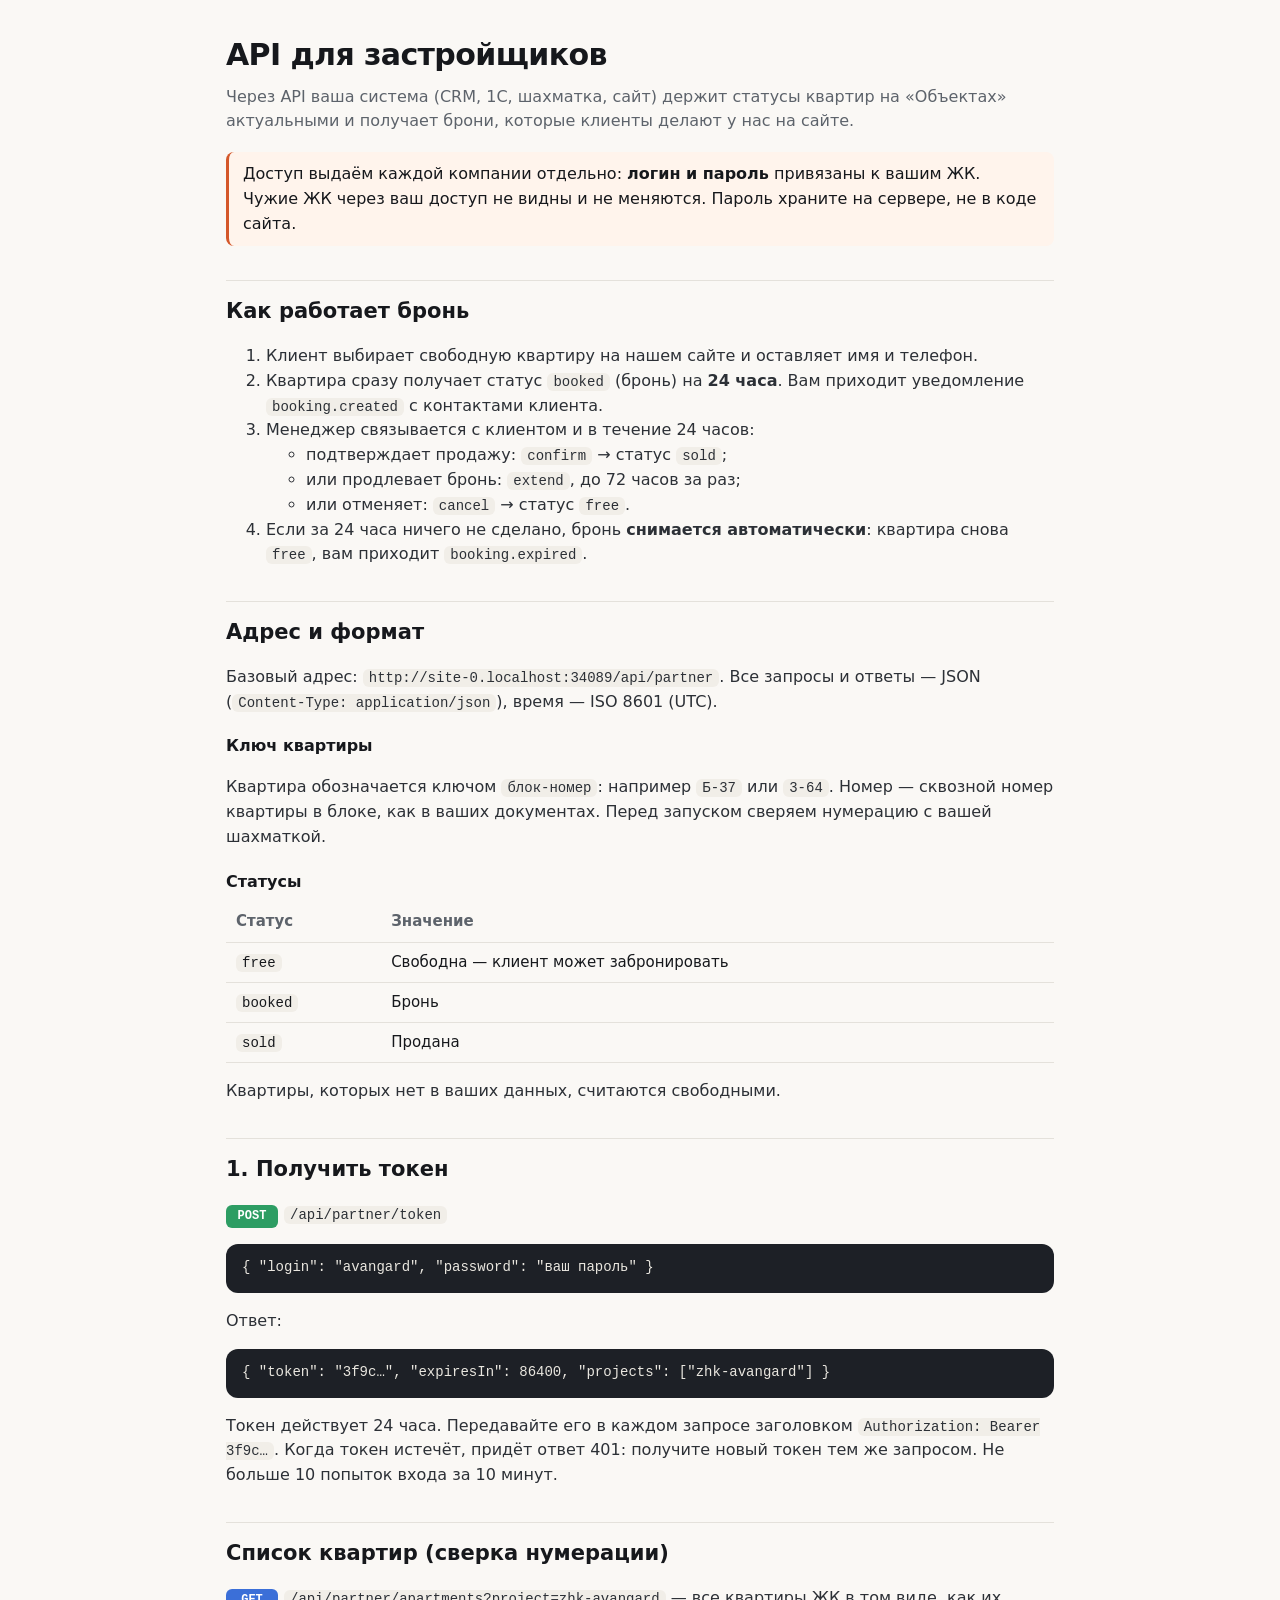
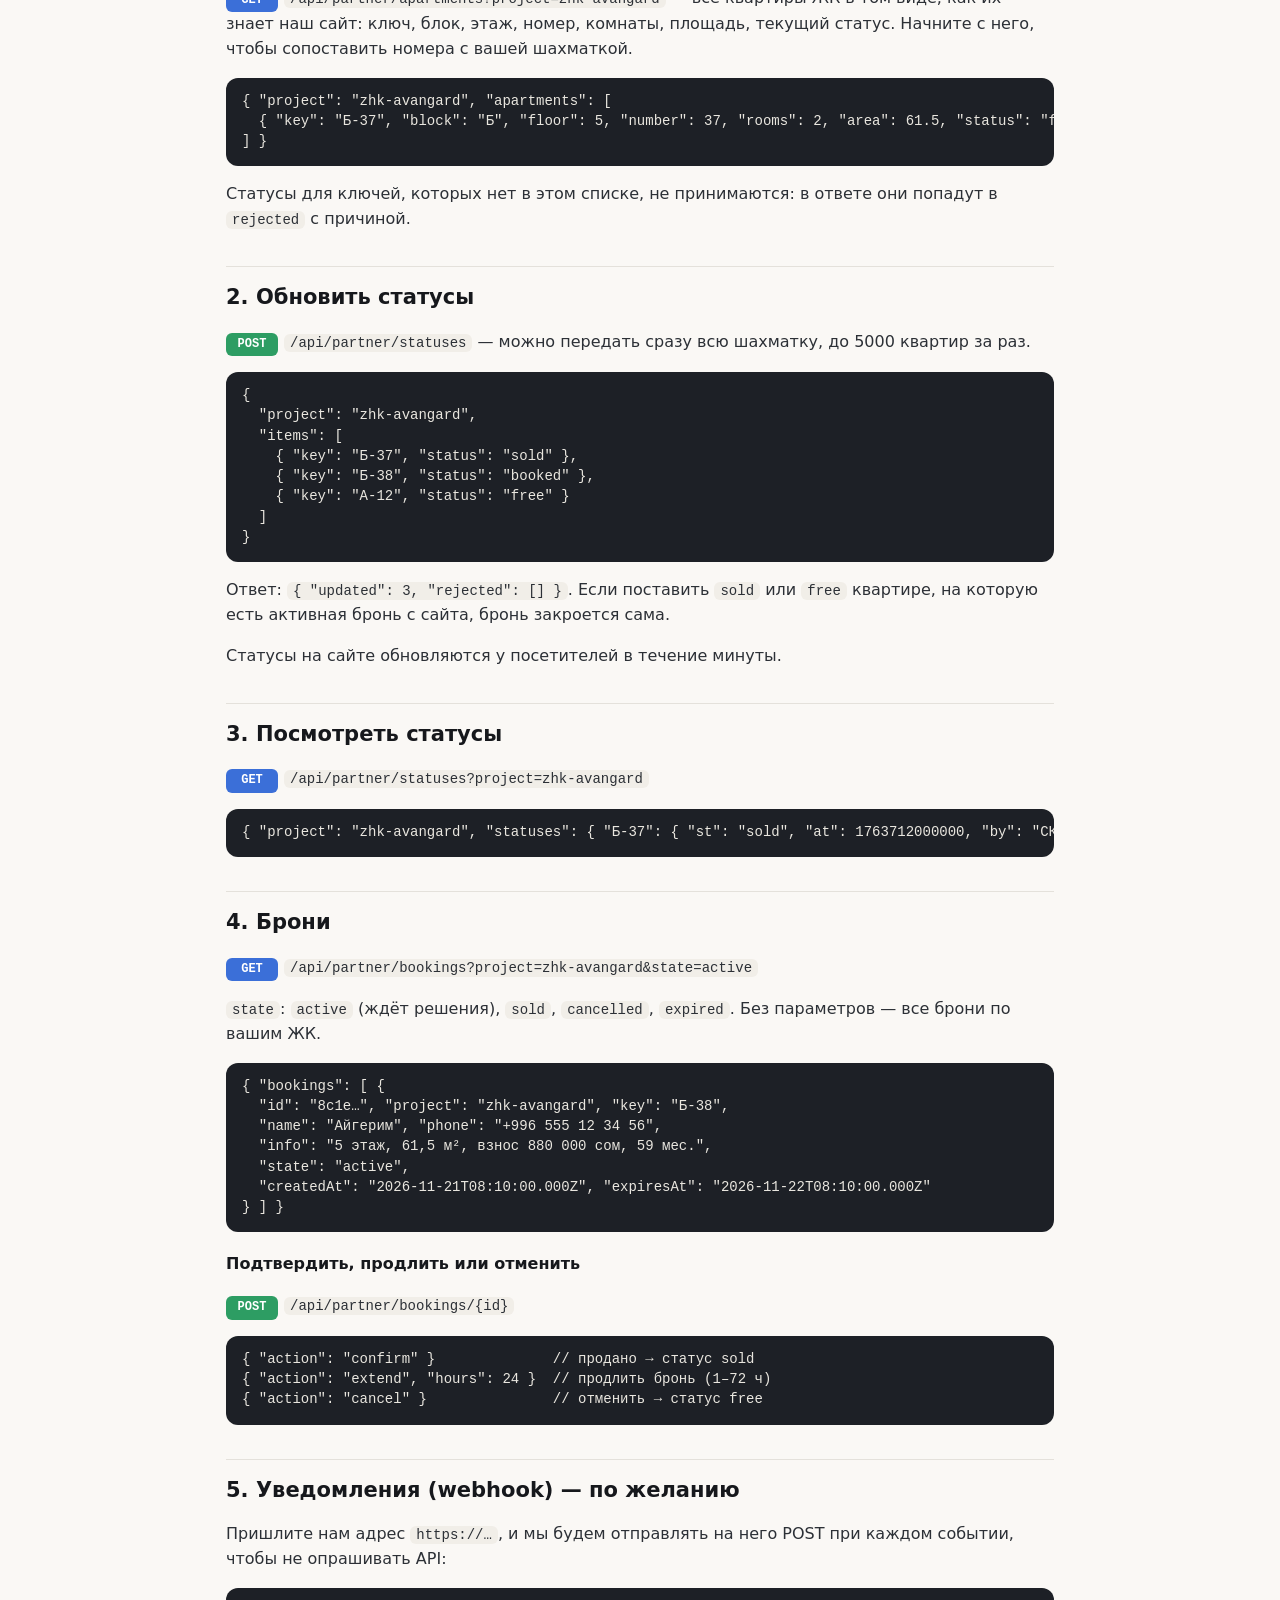
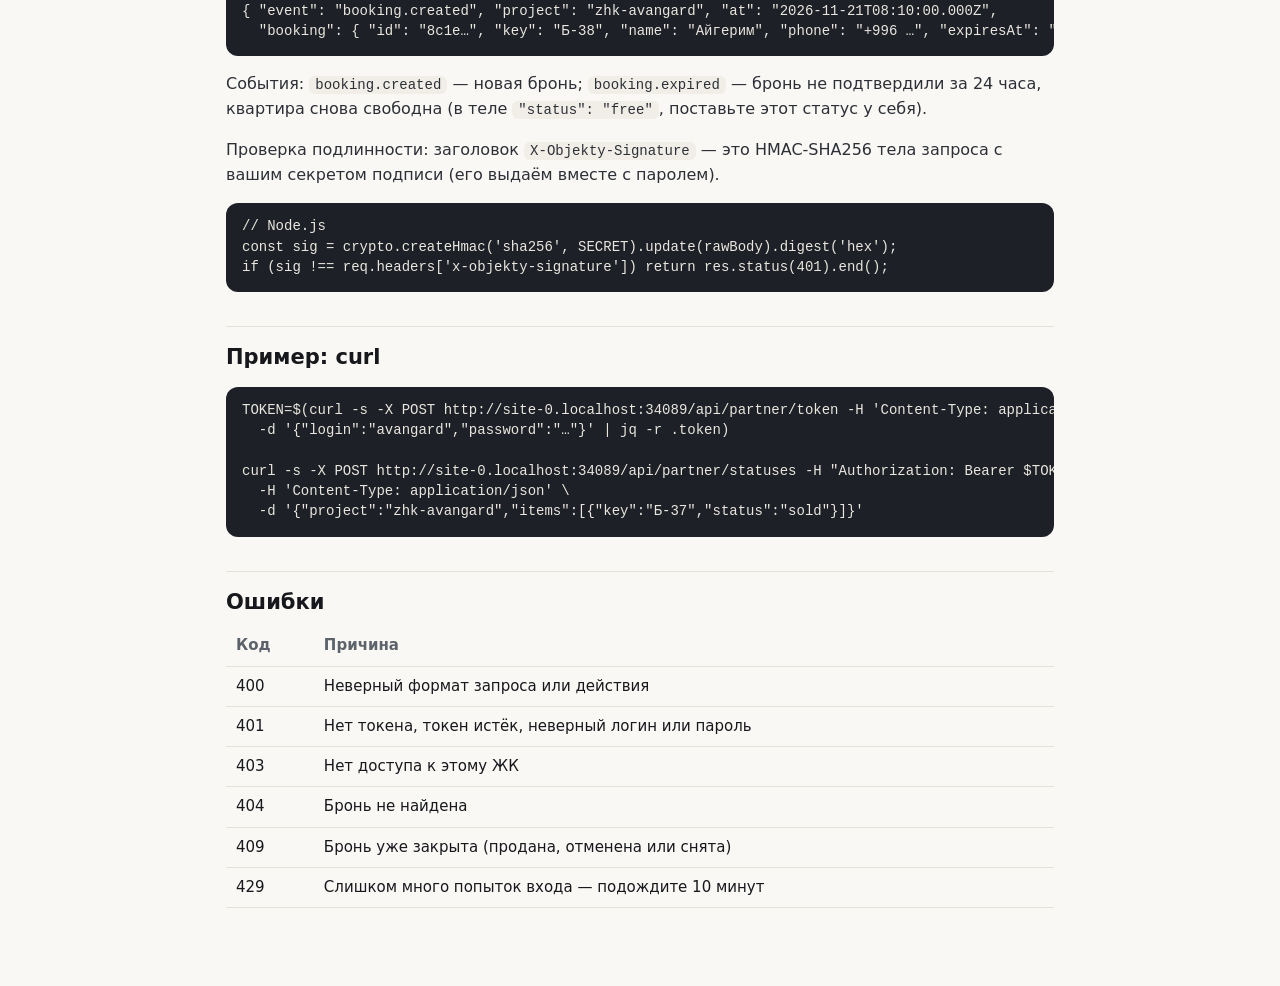
<file: site/api-docs.html>
<!doctype html>
<html lang="ru">
<head>
<meta charset="utf-8">
<meta name="viewport" content="width=device-width, initial-scale=1">
<title>API для застройщиков — Объекты</title>
<meta name="robots" content="noindex">
<style>
  :root { --ink: #16181c; --muted: #5d636b; --line: #e4e1db; --bg: #faf8f5; --code: #f1eee8; --accent: #d4572a; }
  * { box-sizing: border-box; }
  body { margin: 0; background: var(--bg); color: var(--ink); font: 16px/1.55 system-ui, -apple-system, "Segoe UI", Roboto, sans-serif; }
  main { max-width: 860px; margin: 0 auto; padding: 32px 16px 64px; }
  h1 { font-size: 30px; margin: 0 0 6px; letter-spacing: -.02em; }
  h2 { font-size: 21px; margin: 34px 0 8px; padding-top: 14px; border-top: 1px solid var(--line); }
  h3 { font-size: 16px; margin: 20px 0 6px; }
  p, li { color: #2c3036; }
  .lead { color: var(--muted); margin: 0 0 18px; }
  code { background: var(--code); border-radius: 6px; padding: 1px 6px; font: 14px/1.4 ui-monospace, Consolas, monospace; }
  pre { background: #1d2026; color: #e9e6df; border-radius: 12px; padding: 14px 16px; overflow-x: auto; font: 13.5px/1.5 ui-monospace, Consolas, monospace; }
  pre code { background: none; padding: 0; color: inherit; }
  .m { display: inline-block; min-width: 52px; text-align: center; border-radius: 6px; padding: 1px 8px; font: 700 12px/1.8 ui-monospace, monospace; color: #fff; background: #3b6fd8; margin-right: 6px; }
  .m.post { background: #2d9d63; }
  table { width: 100%; border-collapse: collapse; margin: 8px 0; font-size: 15px; }
  th, td { text-align: left; padding: 8px 10px; border-bottom: 1px solid var(--line); vertical-align: top; }
  th { color: var(--muted); font-weight: 600; }
  .note { background: #fff4ec; border-left: 3px solid var(--accent); border-radius: 8px; padding: 10px 14px; }
</style>
</head>
<body>
<main>
  <h1>API для застройщиков</h1>
  <p class="lead">Через API ваша система (CRM, 1С, шахматка, сайт) держит статусы квартир на «Объектах» актуальными и получает брони, которые клиенты делают у нас на сайте.</p>

  <div class="note">Доступ выдаём каждой компании отдельно: <b>логин и пароль</b> привязаны к вашим ЖК. Чужие ЖК через ваш доступ не видны и не меняются. Пароль храните на сервере, не в коде сайта.</div>

  <h2>Как работает бронь</h2>
  <ol>
    <li>Клиент выбирает свободную квартиру на нашем сайте и оставляет имя и телефон.</li>
    <li>Квартира сразу получает статус <code>booked</code> (бронь) на <b>24 часа</b>. Вам приходит уведомление <code>booking.created</code> с контактами клиента.</li>
    <li>Менеджер связывается с клиентом и в течение 24 часов:
      <ul>
        <li>подтверждает продажу: <code>confirm</code> → статус <code>sold</code>;</li>
        <li>или продлевает бронь: <code>extend</code>, до 72 часов за раз;</li>
        <li>или отменяет: <code>cancel</code> → статус <code>free</code>.</li>
      </ul>
    </li>
    <li>Если за 24 часа ничего не сделано, бронь <b>снимается автоматически</b>: квартира снова <code>free</code>, вам приходит <code>booking.expired</code>.</li>
  </ol>

  <h2>Адрес и формат</h2>
  <p>Базовый адрес: <code id="base">https://ваш-адрес/api/partner</code>. Все запросы и ответы — JSON (<code>Content-Type: application/json</code>), время — ISO 8601 (UTC).</p>
  <h3>Ключ квартиры</h3>
  <p>Квартира обозначается ключом <code>блок-номер</code>: например <code>Б-37</code> или <code>3-64</code>. Номер — сквозной номер квартиры в блоке, как в ваших документах. Перед запуском сверяем нумерацию с вашей шахматкой.</p>
  <h3>Статусы</h3>
  <table><tr><th>Статус</th><th>Значение</th></tr>
    <tr><td><code>free</code></td><td>Свободна — клиент может забронировать</td></tr>
    <tr><td><code>booked</code></td><td>Бронь</td></tr>
    <tr><td><code>sold</code></td><td>Продана</td></tr></table>
  <p>Квартиры, которых нет в ваших данных, считаются свободными.</p>

  <h2>1. Получить токен</h2>
  <p><span class="m post">POST</span><code>/api/partner/token</code></p>
  <pre><code>{ "login": "avangard", "password": "ваш пароль" }</code></pre>
  <p>Ответ:</p>
  <pre><code>{ "token": "3f9c…", "expiresIn": 86400, "projects": ["zhk-avangard"] }</code></pre>
  <p>Токен действует 24 часа. Передавайте его в каждом запросе заголовком <code>Authorization: Bearer 3f9c…</code>. Когда токен истечёт, придёт ответ 401: получите новый токен тем же запросом. Не больше 10 попыток входа за 10 минут.</p>

  <h2>Список квартир (сверка нумерации)</h2>
  <p><span class="m">GET</span><code>/api/partner/apartments?project=zhk-avangard</code> — все квартиры ЖК в том виде, как их знает наш сайт: ключ, блок, этаж, номер, комнаты, площадь, текущий статус. Начните с него, чтобы сопоставить номера с вашей шахматкой.</p>
  <pre><code>{ "project": "zhk-avangard", "apartments": [
  { "key": "Б-37", "block": "Б", "floor": 5, "number": 37, "rooms": 2, "area": 61.5, "status": "free" }
] }</code></pre>
  <p>Статусы для ключей, которых нет в этом списке, не принимаются: в ответе они попадут в <code>rejected</code> с причиной.</p>

  <h2>2. Обновить статусы</h2>
  <p><span class="m post">POST</span><code>/api/partner/statuses</code> — можно передать сразу всю шахматку, до 5000 квартир за раз.</p>
  <pre><code>{
  "project": "zhk-avangard",
  "items": [
    { "key": "Б-37", "status": "sold" },
    { "key": "Б-38", "status": "booked" },
    { "key": "А-12", "status": "free" }
  ]
}</code></pre>
  <p>Ответ: <code>{ "updated": 3, "rejected": [] }</code>. Если поставить <code>sold</code> или <code>free</code> квартире, на которую есть активная бронь с сайта, бронь закроется сама.</p>
  <p>Статусы на сайте обновляются у посетителей в течение минуты.</p>

  <h2>3. Посмотреть статусы</h2>
  <p><span class="m">GET</span><code>/api/partner/statuses?project=zhk-avangard</code></p>
  <pre><code>{ "project": "zhk-avangard", "statuses": { "Б-37": { "st": "sold", "at": 1763712000000, "by": "СК Авангард" } } }</code></pre>

  <h2>4. Брони</h2>
  <p><span class="m">GET</span><code>/api/partner/bookings?project=zhk-avangard&amp;state=active</code></p>
  <p><code>state</code>: <code>active</code> (ждёт решения), <code>sold</code>, <code>cancelled</code>, <code>expired</code>. Без параметров — все брони по вашим ЖК.</p>
  <pre><code>{ "bookings": [ {
  "id": "8c1e…", "project": "zhk-avangard", "key": "Б-38",
  "name": "Айгерим", "phone": "+996 555 12 34 56",
  "info": "5 этаж, 61,5 м², взнос 880 000 сом, 59 мес.",
  "state": "active",
  "createdAt": "2026-11-21T08:10:00.000Z", "expiresAt": "2026-11-22T08:10:00.000Z"
} ] }</code></pre>

  <h3>Подтвердить, продлить или отменить</h3>
  <p><span class="m post">POST</span><code>/api/partner/bookings/{id}</code></p>
  <pre><code>{ "action": "confirm" }              // продано → статус sold
{ "action": "extend", "hours": 24 }  // продлить бронь (1–72 ч)
{ "action": "cancel" }               // отменить → статус free</code></pre>

  <h2>5. Уведомления (webhook) — по желанию</h2>
  <p>Пришлите нам адрес <code>https://…</code>, и мы будем отправлять на него POST при каждом событии, чтобы не опрашивать API:</p>
  <pre><code>{ "event": "booking.created", "project": "zhk-avangard", "at": "2026-11-21T08:10:00.000Z",
  "booking": { "id": "8c1e…", "key": "Б-38", "name": "Айгерим", "phone": "+996 …", "expiresAt": "…" } }</code></pre>
  <p>События: <code>booking.created</code> — новая бронь; <code>booking.expired</code> — бронь не подтвердили за 24 часа, квартира снова свободна (в теле <code>"status": "free"</code>, поставьте этот статус у себя).</p>
  <p>Проверка подлинности: заголовок <code>X-Objekty-Signature</code> — это HMAC-SHA256 тела запроса с вашим секретом подписи (его выдаём вместе с паролем).</p>
  <pre><code>// Node.js
const sig = crypto.createHmac('sha256', SECRET).update(rawBody).digest('hex');
if (sig !== req.headers['x-objekty-signature']) return res.status(401).end();</code></pre>

  <h2>Пример: curl</h2>
  <pre><code>TOKEN=$(curl -s -X POST <span class="b">BASE</span>/token -H 'Content-Type: application/json' \
  -d '{"login":"avangard","password":"…"}' | jq -r .token)

curl -s -X POST <span class="b">BASE</span>/statuses -H "Authorization: Bearer $TOKEN" \
  -H 'Content-Type: application/json' \
  -d '{"project":"zhk-avangard","items":[{"key":"Б-37","status":"sold"}]}'</code></pre>

  <h2>Ошибки</h2>
  <table><tr><th>Код</th><th>Причина</th></tr>
    <tr><td>400</td><td>Неверный формат запроса или действия</td></tr>
    <tr><td>401</td><td>Нет токена, токен истёк, неверный логин или пароль</td></tr>
    <tr><td>403</td><td>Нет доступа к этому ЖК</td></tr>
    <tr><td>404</td><td>Бронь не найдена</td></tr>
    <tr><td>409</td><td>Бронь уже закрыта (продана, отменена или снята)</td></tr>
    <tr><td>429</td><td>Слишком много попыток входа — подождите 10 минут</td></tr></table>
</main>
<script>
  const base = location.origin + '/api/partner';
  document.getElementById('base').textContent = base;
  document.querySelectorAll('.b').forEach((e) => { e.textContent = base; });
</script>
</body>
</html>
</file>
